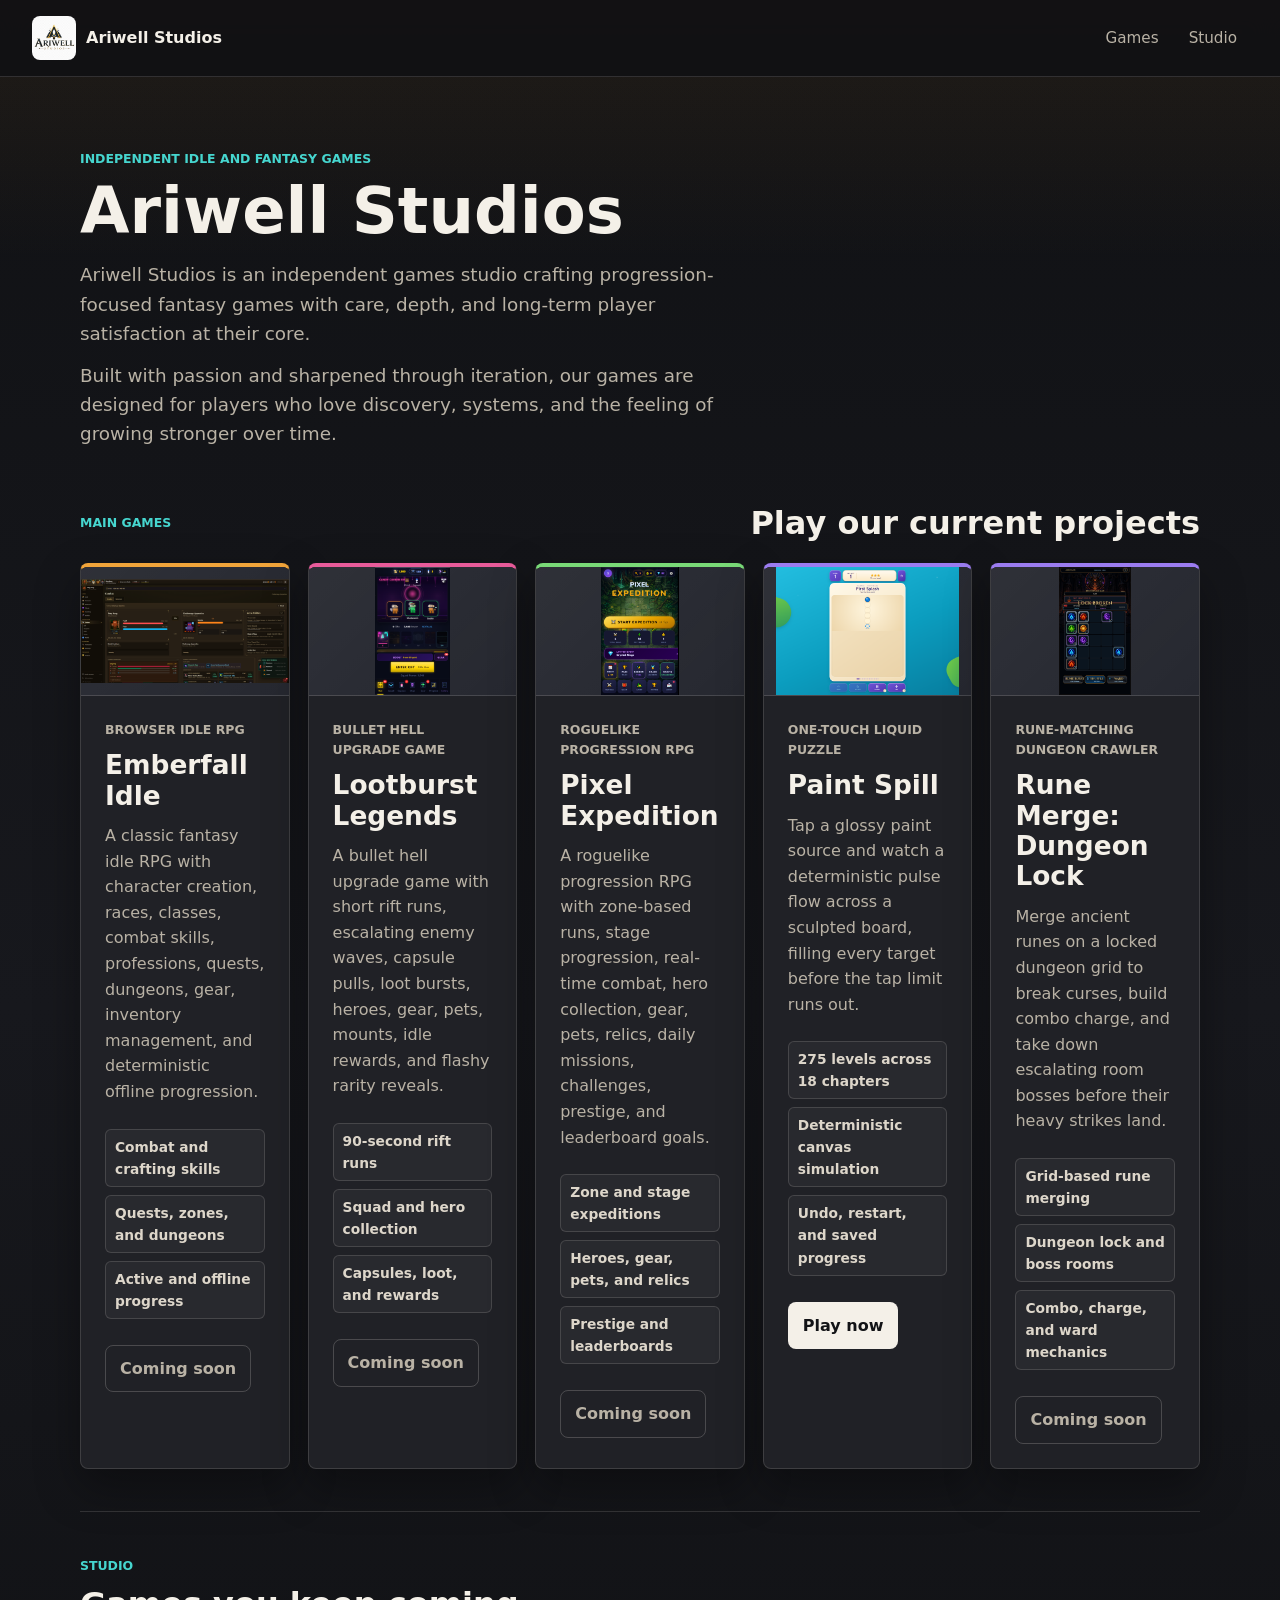
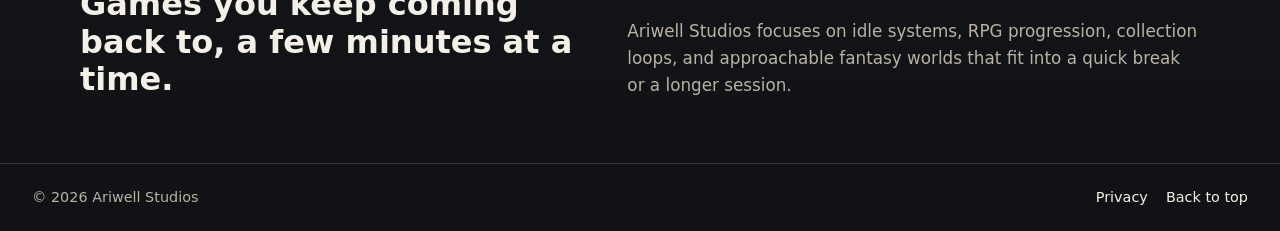
<file: index.html>
<!doctype html>
<html lang="en">
  <head>
    <meta charset="utf-8">
    <meta name="viewport" content="width=device-width, initial-scale=1">
    <meta
      name="description"
      content="Ariwell Studios creates idle RPG and loot-driven fantasy games, including Emberfall Idle, Lootburst Legends, Pixel Expedition, Paint Spill, and Rune Merge: Dungeon Lock."
    >
    <title>Ariwell Studios</title>
    <link rel="stylesheet" href="styles.css">
    <script src="script.js" defer></script>
  </head>
  <body id="top">
    <a class="skip-link" href="#games">Skip to games</a>

    <header class="site-header">
      <a class="brand" href="./" aria-label="Ariwell Studios home">
        <img
          class="brand-logo"
          src="assets/Logo.png"
          alt=""
          width="1254"
          height="1254"
          aria-hidden="true"
        >
        <span>Ariwell Studios</span>
      </a>
      <nav class="site-nav" aria-label="Primary navigation">
        <a href="#games">Games</a>
        <a href="#studio">Studio</a>
      </nav>
    </header>

    <main>
      <section class="intro" aria-labelledby="page-title">
        <p class="eyebrow">Independent idle and fantasy games</p>
        <h1 id="page-title">Ariwell Studios</h1>
        <div class="intro-copy">
          <p>
            Ariwell Studios is an independent games studio crafting progression-focused fantasy
            games with care, depth, and long-term player satisfaction at their core.
          </p>
          <p>
            Built with passion and sharpened through iteration, our games are designed for players
            who love discovery, systems, and the feeling of growing stronger over time.
          </p>
        </div>
      </section>

      <section class="games-section" id="games" aria-labelledby="games-title">
        <div class="section-heading">
          <p class="eyebrow">Main games</p>
          <h2 id="games-title">Play our current projects</h2>
        </div>

        <div class="game-grid" data-game-carousel>
          <article class="game-card emberfall">
            <figure class="game-art">
              <img
                src="assets/emberfall_idle.PNG"
                alt="Screenshot of Emberfall Idle"
                width="2554"
                height="1272"
              >
            </figure>
            <div class="game-content">
              <p class="game-kicker">Browser idle RPG</p>
              <h3>Emberfall Idle</h3>
              <p>
                A classic fantasy idle RPG with character creation, races, classes, combat skills,
                professions, quests, dungeons, gear, inventory management, and deterministic offline
                progression.
              </p>
              <ul class="feature-list" aria-label="Emberfall Idle features">
                <li>Combat and crafting skills</li>
                <li>Quests, zones, and dungeons</li>
                <li>Active and offline progress</li>
              </ul>
              <span class="game-link game-link-disabled" aria-disabled="true">Coming soon</span>
            </div>
          </article>

          <article class="game-card lootburst">
            <figure class="game-art">
              <img
                src="assets/lootburst_legends.PNG"
                alt="Screenshot of Lootburst Legends"
                width="492"
                height="839"
              >
            </figure>
            <div class="game-content">
              <p class="game-kicker">Bullet hell upgrade game</p>
              <h3>Lootburst Legends</h3>
              <p>
                A bullet hell upgrade game with short rift runs, escalating enemy waves, capsule
                pulls, loot bursts, heroes, gear, pets, mounts, idle rewards, and flashy rarity
                reveals.
              </p>
              <ul class="feature-list" aria-label="Lootburst Legends features">
                <li>90-second rift runs</li>
                <li>Squad and hero collection</li>
                <li>Capsules, loot, and rewards</li>
              </ul>
              <span class="game-link game-link-disabled" aria-disabled="true">Coming soon</span>
            </div>
          </article>

          <article class="game-card expedition">
            <figure class="game-art">
              <img
                src="assets/pixel_expedition.PNG"
                alt="Screenshot of Pixel Expedition"
                width="499"
                height="833"
              >
            </figure>
            <div class="game-content">
              <p class="game-kicker">Roguelike progression RPG</p>
              <h3>Pixel Expedition</h3>
              <p>
                A roguelike progression RPG with zone-based runs, stage progression, real-time
                combat, hero collection, gear, pets, relics, daily missions, challenges, prestige,
                and leaderboard goals.
              </p>
              <ul class="feature-list" aria-label="Pixel Expedition features">
                <li>Zone and stage expeditions</li>
                <li>Heroes, gear, pets, and relics</li>
                <li>Prestige and leaderboards</li>
              </ul>
              <span class="game-link game-link-disabled" aria-disabled="true">Coming soon</span>
            </div>
          </article>

          <article class="game-card paint-spill">
            <figure class="game-art">
              <img
                src="assets/paint-spill.png"
                alt="Screenshot of Paint Spill"
                width="1280"
                height="900"
              >
            </figure>
            <div class="game-content">
              <p class="game-kicker">One-touch liquid puzzle</p>
              <h3>Paint Spill</h3>
              <p>
                Tap a glossy paint source and watch a deterministic pulse flow across a sculpted
                board, filling every target before the tap limit runs out.
              </p>
              <ul class="feature-list" aria-label="Paint Spill features">
                <li>275 levels across 18 chapters</li>
                <li>Deterministic canvas simulation</li>
                <li>Undo, restart, and saved progress</li>
              </ul>
              <a class="game-link" href="games/paint-spill/index.html">Play now</a>
            </div>
          </article>

          <article class="game-card rune-merge">
            <figure class="game-art">
              <img
                src="assets/rune_merge_dungeon_lock.PNG"
                alt="Screenshot of Rune Merge: Dungeon Lock"
                width="1080"
                height="1920"
              >
            </figure>
            <div class="game-content">
              <p class="game-kicker">Rune-matching dungeon crawler</p>
              <h3>Rune Merge: Dungeon Lock</h3>
              <p>
                Merge ancient runes on a locked dungeon grid to break curses, build combo charge,
                and take down escalating room bosses before their heavy strikes land.
              </p>
              <ul class="feature-list" aria-label="Rune Merge: Dungeon Lock features">
                <li>Grid-based rune merging</li>
                <li>Dungeon lock and boss rooms</li>
                <li>Combo, charge, and ward mechanics</li>
              </ul>
              <span class="game-link game-link-disabled" aria-disabled="true">Coming soon</span>
            </div>
          </article>
        </div>
        <div class="carousel-dots" aria-hidden="true">
          <span></span>
          <span></span>
          <span></span>
          <span></span>
          <span></span>
        </div>
      </section>

      <section class="studio-note" id="studio" aria-labelledby="studio-title">
        <div>
          <p class="eyebrow">Studio</p>
          <h2 id="studio-title">Games you keep coming back to, a few minutes at a time.</h2>
        </div>
        <p>
          Ariwell Studios focuses on idle systems, RPG progression, collection loops, and approachable
          fantasy worlds that fit into a quick break or a longer session.
        </p>
      </section>
    </main>

    <footer class="site-footer">
      <p>&copy; 2026 Ariwell Studios</p>
      <nav class="footer-links" aria-label="Footer navigation">
        <a href="privacy.html">Privacy</a>
        <a href="#top">Back to top</a>
      </nav>
    </footer>
  </body>
</html>
</file>
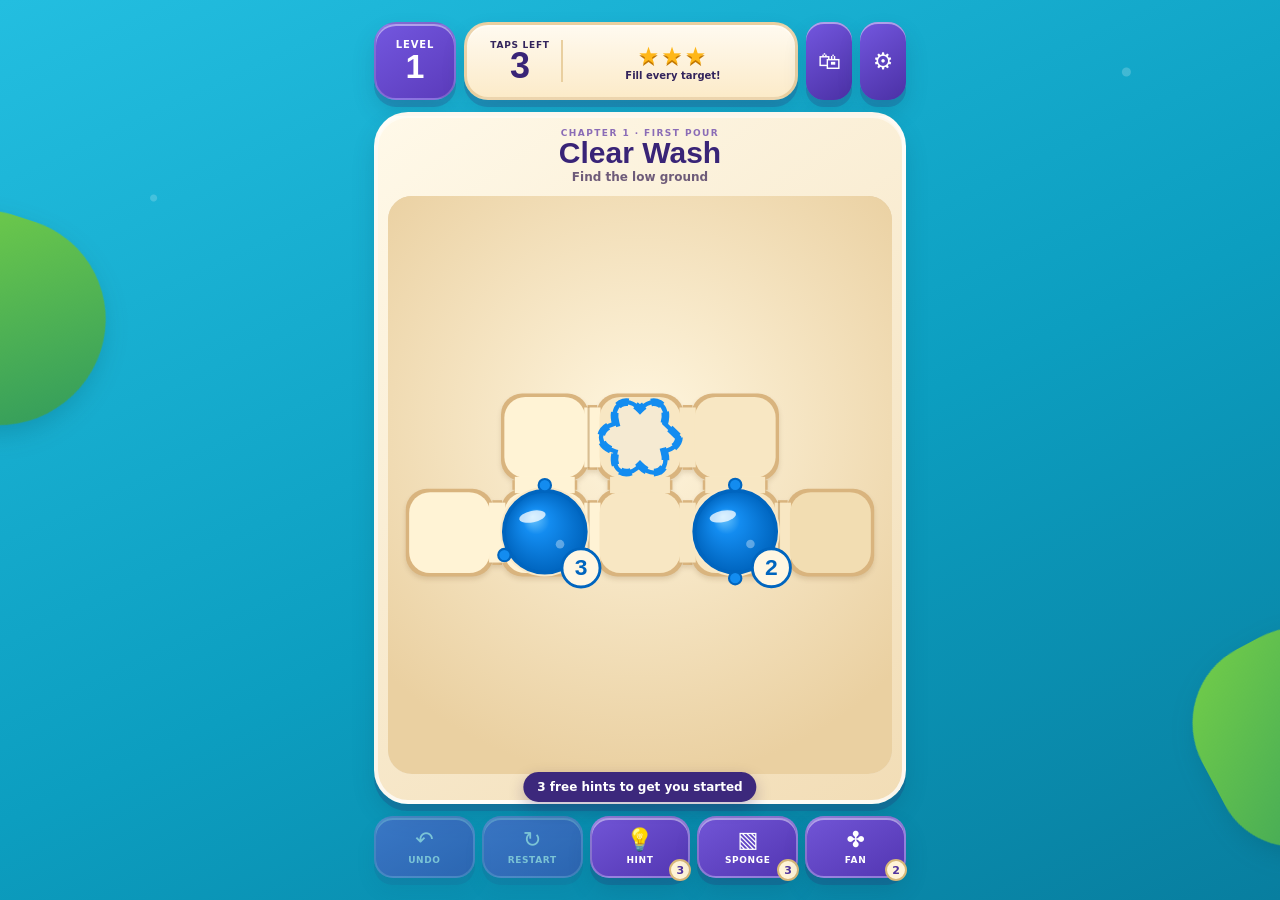
<file: games/paint-spill/index.html>
<!doctype html>
<html lang="en">
  <head>
    <meta charset="UTF-8" />
    <meta name="viewport" content="width=device-width, initial-scale=1.0, viewport-fit=cover" />
    <meta name="theme-color" content="#13a9cc" />
    <meta name="description" content="Paint Spill — a colourful one-touch liquid puzzle." />
    <link rel="icon" href="data:image/svg+xml,<svg xmlns=%22http://www.w3.org/2000/svg%22 viewBox=%220 0 100 100%22><circle cx=%2250%22 cy=%2250%22 r=%2246%22 fill=%22%235b3bbb%22/><path d=%22M50 18C42 35 27 48 27 65a23 23 0 0046 0c0-17-15-30-23-47z%22 fill=%22%23138cf0%22/><ellipse cx=%2243%22 cy=%2257%22 rx=%228%22 ry=%224%22 fill=%22white%22 opacity=%22.7%22/></svg>" />
    <title>Paint Spill</title>
    <script type="module" crossorigin src="./assets/index-BKQnyJeN.js"></script>
    <link rel="stylesheet" crossorigin href="./assets/index-6foRnYGZ.css">
  </head>
  <body>
    <div id="app"></div>
  </body>
</html>
</file>
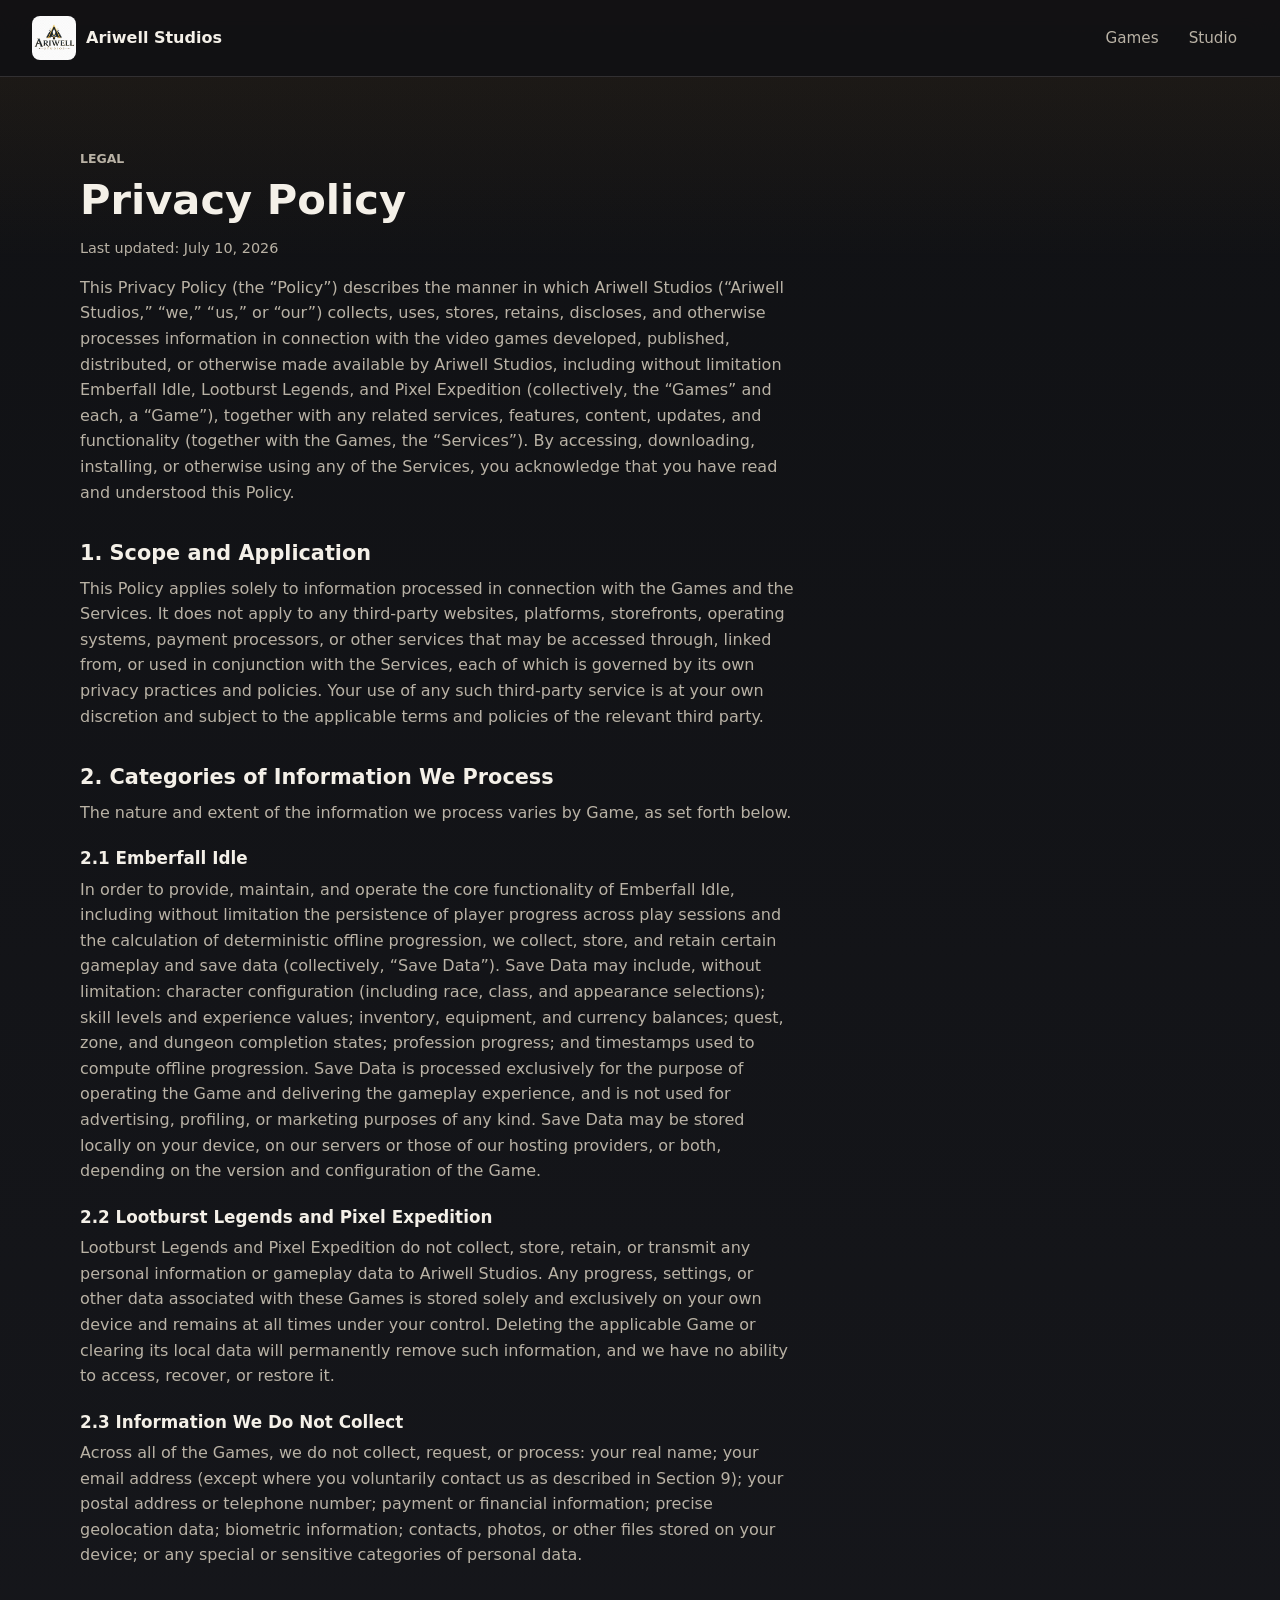
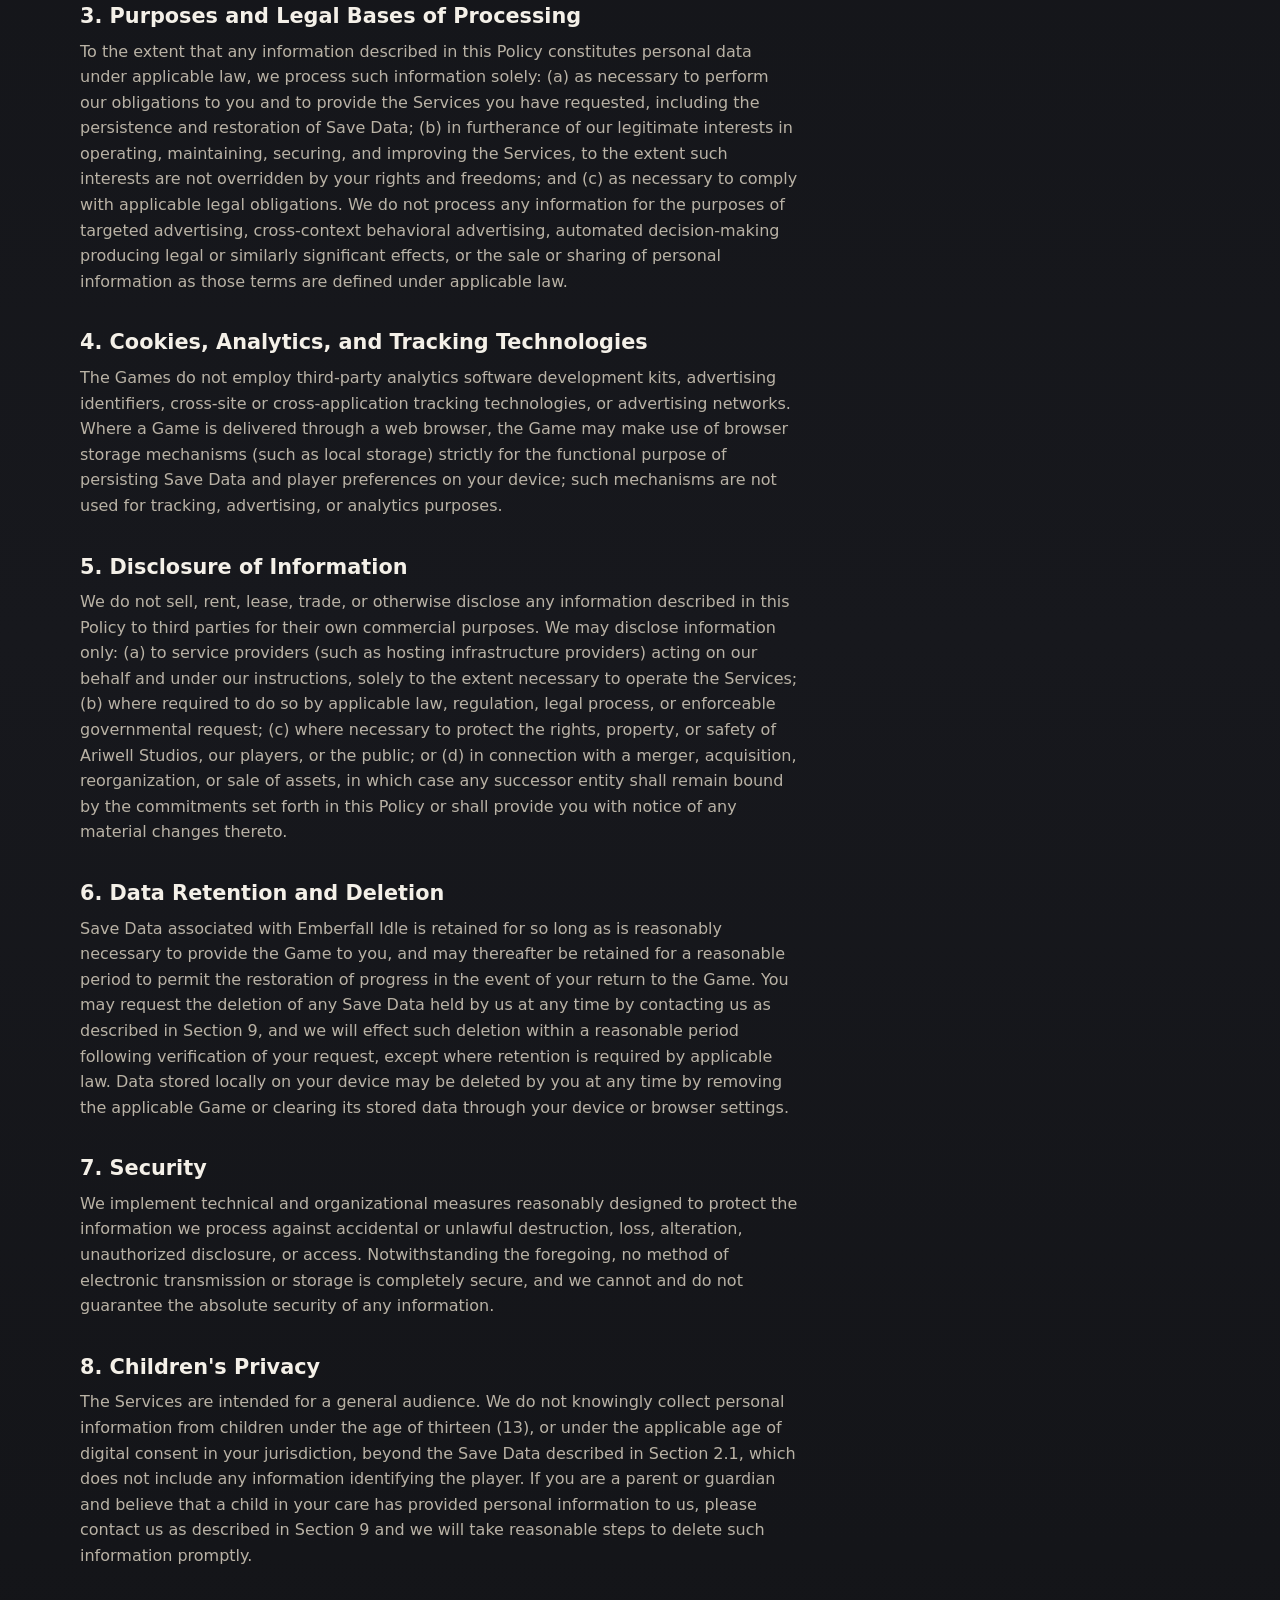
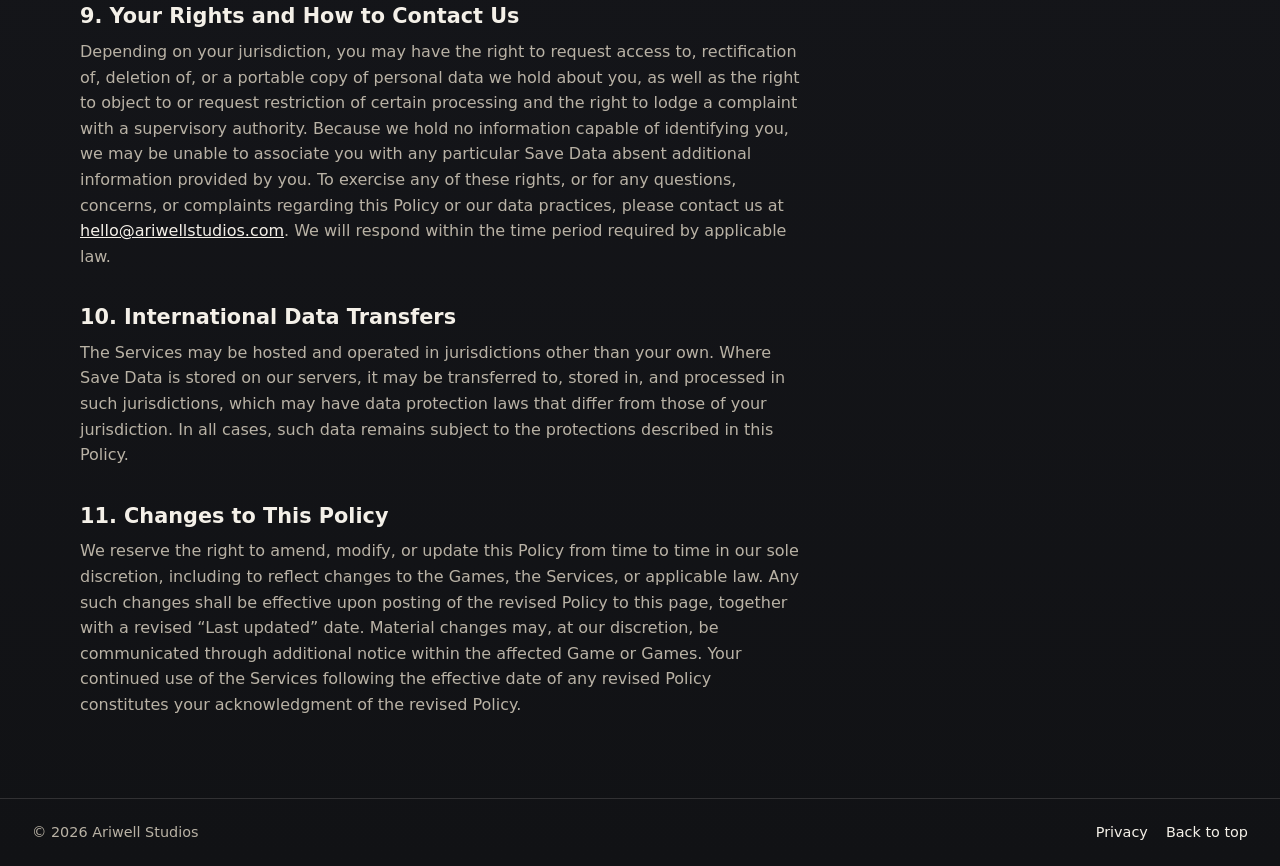
<file: privacy.html>
<!doctype html>
<html lang="en">
  <head>
    <meta charset="utf-8">
    <meta name="viewport" content="width=device-width, initial-scale=1">
    <meta
      name="description"
      content="Privacy policy for Ariwell Studios games, including Emberfall Idle, Lootburst Legends, and Pixel Expedition."
    >
    <title>Privacy Policy — Ariwell Studios</title>
    <link rel="stylesheet" href="styles.css">
  </head>
  <body id="top">
    <header class="site-header">
      <a class="brand" href="./" aria-label="Ariwell Studios home">
        <img
          class="brand-logo"
          src="assets/Logo.png"
          alt=""
          width="1254"
          height="1254"
          aria-hidden="true"
        >
        <span>Ariwell Studios</span>
      </a>
      <nav class="site-nav" aria-label="Primary navigation">
        <a href="./#games">Games</a>
        <a href="./#studio">Studio</a>
      </nav>
    </header>

    <main>
      <section class="legal-page" aria-labelledby="privacy-title">
        <p class="eyebrow">Legal</p>
        <h1 id="privacy-title">Privacy Policy</h1>
        <p class="legal-updated">Last updated: July 10, 2026</p>

        <p>
          This Privacy Policy (the &ldquo;Policy&rdquo;) describes the manner in which Ariwell
          Studios (&ldquo;Ariwell Studios,&rdquo; &ldquo;we,&rdquo; &ldquo;us,&rdquo; or
          &ldquo;our&rdquo;) collects, uses, stores, retains, discloses, and otherwise processes
          information in connection with the video games developed, published, distributed, or
          otherwise made available by Ariwell Studios, including without limitation Emberfall
          Idle, Lootburst Legends, and Pixel Expedition (collectively, the &ldquo;Games&rdquo;
          and each, a &ldquo;Game&rdquo;), together with any related services, features, content,
          updates, and functionality (together with the Games, the &ldquo;Services&rdquo;). By
          accessing, downloading, installing, or otherwise using any of the Services, you
          acknowledge that you have read and understood this Policy.
        </p>

        <h2>1. Scope and Application</h2>
        <p>
          This Policy applies solely to information processed in connection with the Games and
          the Services. It does not apply to any third-party websites, platforms, storefronts,
          operating systems, payment processors, or other services that may be accessed through,
          linked from, or used in conjunction with the Services, each of which is governed by its
          own privacy practices and policies. Your use of any such third-party service is at your
          own discretion and subject to the applicable terms and policies of the relevant third
          party.
        </p>

        <h2>2. Categories of Information We Process</h2>
        <p>
          The nature and extent of the information we process varies by Game, as set forth
          below.
        </p>
        <h3>2.1 Emberfall Idle</h3>
        <p>
          In order to provide, maintain, and operate the core functionality of Emberfall Idle,
          including without limitation the persistence of player progress across play sessions
          and the calculation of deterministic offline progression, we collect, store, and retain
          certain gameplay and save data (collectively, &ldquo;Save Data&rdquo;). Save Data may
          include, without limitation: character configuration (including race, class, and
          appearance selections); skill levels and experience values; inventory, equipment, and
          currency balances; quest, zone, and dungeon completion states; profession progress; and
          timestamps used to compute offline progression. Save Data is processed exclusively for
          the purpose of operating the Game and delivering the gameplay experience, and is not
          used for advertising, profiling, or marketing purposes of any kind. Save Data may be
          stored locally on your device, on our servers or those of our hosting providers, or
          both, depending on the version and configuration of the Game.
        </p>
        <h3>2.2 Lootburst Legends and Pixel Expedition</h3>
        <p>
          Lootburst Legends and Pixel Expedition do not collect, store, retain, or transmit any
          personal information or gameplay data to Ariwell Studios. Any progress, settings, or
          other data associated with these Games is stored solely and exclusively on your own
          device and remains at all times under your control. Deleting the applicable Game or
          clearing its local data will permanently remove such information, and we have no
          ability to access, recover, or restore it.
        </p>
        <h3>2.3 Information We Do Not Collect</h3>
        <p>
          Across all of the Games, we do not collect, request, or process: your real name; your
          email address (except where you voluntarily contact us as described in Section 9);
          your postal address or telephone number; payment or financial information; precise
          geolocation data; biometric information; contacts, photos, or other files stored on
          your device; or any special or sensitive categories of personal data.
        </p>

        <h2>3. Purposes and Legal Bases of Processing</h2>
        <p>
          To the extent that any information described in this Policy constitutes personal data
          under applicable law, we process such information solely: (a) as necessary to perform
          our obligations to you and to provide the Services you have requested, including the
          persistence and restoration of Save Data; (b) in furtherance of our legitimate
          interests in operating, maintaining, securing, and improving the Services, to the
          extent such interests are not overridden by your rights and freedoms; and (c) as
          necessary to comply with applicable legal obligations. We do not process any
          information for the purposes of targeted advertising, cross-context behavioral
          advertising, automated decision-making producing legal or similarly significant
          effects, or the sale or sharing of personal information as those terms are defined
          under applicable law.
        </p>

        <h2>4. Cookies, Analytics, and Tracking Technologies</h2>
        <p>
          The Games do not employ third-party analytics software development kits, advertising
          identifiers, cross-site or cross-application tracking technologies, or advertising
          networks. Where a Game is delivered through a web browser, the Game may make use of
          browser storage mechanisms (such as local storage) strictly for the functional purpose
          of persisting Save Data and player preferences on your device; such mechanisms are not
          used for tracking, advertising, or analytics purposes.
        </p>

        <h2>5. Disclosure of Information</h2>
        <p>
          We do not sell, rent, lease, trade, or otherwise disclose any information described in
          this Policy to third parties for their own commercial purposes. We may disclose
          information only: (a) to service providers (such as hosting infrastructure providers)
          acting on our behalf and under our instructions, solely to the extent necessary to
          operate the Services; (b) where required to do so by applicable law, regulation, legal
          process, or enforceable governmental request; (c) where necessary to protect the
          rights, property, or safety of Ariwell Studios, our players, or the public; or (d) in
          connection with a merger, acquisition, reorganization, or sale of assets, in which case
          any successor entity shall remain bound by the commitments set forth in this Policy or
          shall provide you with notice of any material changes thereto.
        </p>

        <h2>6. Data Retention and Deletion</h2>
        <p>
          Save Data associated with Emberfall Idle is retained for so long as is reasonably
          necessary to provide the Game to you, and may thereafter be retained for a reasonable
          period to permit the restoration of progress in the event of your return to the Game.
          You may request the deletion of any Save Data held by us at any time by contacting us
          as described in Section 9, and we will effect such deletion within a reasonable period
          following verification of your request, except where retention is required by
          applicable law. Data stored locally on your device may be deleted by you at any time by
          removing the applicable Game or clearing its stored data through your device or browser
          settings.
        </p>

        <h2>7. Security</h2>
        <p>
          We implement technical and organizational measures reasonably designed to protect the
          information we process against accidental or unlawful destruction, loss, alteration,
          unauthorized disclosure, or access. Notwithstanding the foregoing, no method of
          electronic transmission or storage is completely secure, and we cannot and do not
          guarantee the absolute security of any information.
        </p>

        <h2>8. Children's Privacy</h2>
        <p>
          The Services are intended for a general audience. We do not knowingly collect personal
          information from children under the age of thirteen (13), or under the applicable age
          of digital consent in your jurisdiction, beyond the Save Data described in Section 2.1,
          which does not include any information identifying the player. If you are a parent or
          guardian and believe that a child in your care has provided personal information to us,
          please contact us as described in Section 9 and we will take reasonable steps to delete
          such information promptly.
        </p>

        <h2>9. Your Rights and How to Contact Us</h2>
        <p>
          Depending on your jurisdiction, you may have the right to request access to,
          rectification of, deletion of, or a portable copy of personal data we hold about you,
          as well as the right to object to or request restriction of certain processing and the
          right to lodge a complaint with a supervisory authority. Because we hold no information
          capable of identifying you, we may be unable to associate you with any particular Save
          Data absent additional information provided by you. To exercise any of these rights, or
          for any questions, concerns, or complaints regarding this Policy or our data practices,
          please contact us at
          <a href="mailto:hello@ariwellstudios.com">hello@ariwellstudios.com</a>. We will respond
          within the time period required by applicable law.
        </p>

        <h2>10. International Data Transfers</h2>
        <p>
          The Services may be hosted and operated in jurisdictions other than your own. Where
          Save Data is stored on our servers, it may be transferred to, stored in, and processed
          in such jurisdictions, which may have data protection laws that differ from those of
          your jurisdiction. In all cases, such data remains subject to the protections described
          in this Policy.
        </p>

        <h2>11. Changes to This Policy</h2>
        <p>
          We reserve the right to amend, modify, or update this Policy from time to time in our
          sole discretion, including to reflect changes to the Games, the Services, or applicable
          law. Any such changes shall be effective upon posting of the revised Policy to this
          page, together with a revised &ldquo;Last updated&rdquo; date. Material changes may, at
          our discretion, be communicated through additional notice within the affected Game or
          Games. Your continued use of the Services following the effective date of any revised
          Policy constitutes your acknowledgment of the revised Policy.
        </p>
      </section>
    </main>

    <footer class="site-footer">
      <p>&copy; 2026 Ariwell Studios</p>
      <nav class="footer-links" aria-label="Footer navigation">
        <a href="privacy.html">Privacy</a>
        <a href="#top">Back to top</a>
      </nav>
    </footer>
  </body>
</html>
</file>
<file: styles.css>
:root {
  color-scheme: dark;
  --bg: #101114;
  --bg-lift: #181a1f;
  --panel: #202126;
  --panel-soft: #262830;
  --text: #f4f0e8;
  --muted: #b9b2a5;
  --line: rgba(244, 240, 232, 0.14);
  --ember: #f0a43a;
  --ember-deep: #7f3d1c;
  --cyan: #46d6cf;
  --pink: #e85b9a;
  --green: #79d977;
  --purple: #9b7cf0;
  --shadow: rgba(0, 0, 0, 0.34);
}

* {
  box-sizing: border-box;
}

html {
  scroll-behavior: smooth;
}

body {
  margin: 0;
  min-height: 100vh;
  background:
    linear-gradient(180deg, rgba(240, 164, 58, 0.08), transparent 260px),
    linear-gradient(180deg, #101114 0%, #17181d 55%, #111215 100%);
  color: var(--text);
  font-family:
    Inter, ui-sans-serif, system-ui, -apple-system, BlinkMacSystemFont, "Segoe UI", sans-serif;
  line-height: 1.6;
}

a {
  color: inherit;
}

img {
  display: block;
  max-width: 100%;
}

.skip-link {
  position: fixed;
  top: 12px;
  left: 12px;
  z-index: 20;
  transform: translateY(-160%);
  border: 1px solid var(--line);
  border-radius: 6px;
  background: var(--panel);
  padding: 8px 12px;
  color: var(--text);
  text-decoration: none;
}

.skip-link:focus {
  transform: translateY(0);
}

.site-header {
  position: sticky;
  top: 0;
  z-index: 10;
  display: flex;
  align-items: center;
  justify-content: space-between;
  gap: 20px;
  border-bottom: 1px solid var(--line);
  background: rgba(16, 17, 20, 0.88);
  padding: 16px 32px;
  backdrop-filter: blur(14px);
}

.brand,
.site-nav {
  display: flex;
  align-items: center;
}

.brand {
  gap: 10px;
  font-weight: 800;
  text-decoration: none;
}

.brand-logo {
  width: 44px;
  height: 44px;
  border-radius: 8px;
  object-fit: contain;
}

.site-nav {
  gap: 8px;
}

.site-nav a {
  border: 1px solid transparent;
  border-radius: 6px;
  padding: 8px 10px;
  color: var(--muted);
  font-size: 0.95rem;
  text-decoration: none;
}

.site-nav a:hover,
.site-nav a:focus-visible {
  border-color: var(--line);
  color: var(--text);
}

main {
  width: min(1120px, calc(100% - 32px));
  margin: 0 auto;
}

.intro {
  max-width: 760px;
  padding: 72px 0 28px;
}

.eyebrow,
.game-kicker {
  margin: 0 0 10px;
  color: var(--cyan);
  font-size: 0.78rem;
  font-weight: 800;
  text-transform: uppercase;
}

h1,
h2,
h3,
p {
  margin-top: 0;
}

h1 {
  margin-bottom: 16px;
  font-size: 4rem;
  line-height: 1.02;
}

h2 {
  margin-bottom: 0;
  font-size: 2rem;
  line-height: 1.18;
}

h3 {
  margin-bottom: 12px;
  font-size: 1.65rem;
  line-height: 1.15;
}

.intro-copy {
  margin-bottom: 0;
  color: var(--muted);
  font-size: 1.15rem;
  max-width: 640px;
}

.intro-copy p {
  margin-bottom: 12px;
}

.intro-copy p:last-child {
  margin-bottom: 0;
}

.games-section {
  padding: 28px 0 42px;
}

.section-heading {
  display: flex;
  align-items: end;
  justify-content: space-between;
  gap: 24px;
  margin-bottom: 20px;
}

.game-grid {
  display: grid;
  grid-template-columns: repeat(5, minmax(0, 1fr));
  gap: 18px;
}

.game-card {
  overflow: hidden;
  border: 1px solid var(--line);
  border-radius: 8px;
  background: var(--panel);
  box-shadow: 0 18px 44px var(--shadow);
}

.game-card.emberfall {
  border-top: 4px solid var(--ember);
}

.game-card.lootburst {
  border-top: 4px solid var(--pink);
}

.game-card.expedition {
  border-top: 4px solid var(--green);
}

.game-card.paint-spill {
  border-top: 4px solid var(--purple);
}

.game-card.rune-merge {
  border-top: 4px solid var(--purple);
}

.game-art {
  margin: 0;
  aspect-ratio: 16 / 10;
  border-bottom: 1px solid var(--line);
  background:
    linear-gradient(135deg, rgba(255, 255, 255, 0.04), transparent),
    var(--panel-soft);
}

.game-art img {
  width: 100%;
  height: 100%;
  object-fit: contain;
}

.game-content {
  display: flex;
  min-height: 390px;
  flex-direction: column;
  padding: 24px;
}

.game-content p {
  color: var(--muted);
}

.game-content h3 {
  color: var(--text);
}

.feature-list {
  display: flex;
  flex-wrap: wrap;
  gap: 8px;
  margin: 8px 0 26px;
  padding: 0;
  list-style: none;
}

.feature-list li {
  border: 1px solid var(--line);
  border-radius: 6px;
  background: rgba(255, 255, 255, 0.04);
  padding: 6px 9px;
  color: #ddd6ca;
  font-size: 0.86rem;
  font-weight: 700;
}

.game-link {
  display: inline-flex;
  align-items: center;
  justify-content: center;
  width: fit-content;
  min-height: 42px;
  margin-top: auto;
  border: 1px solid rgba(244, 240, 232, 0.2);
  border-radius: 8px;
  background: var(--text);
  padding: 10px 14px;
  color: #121316;
  font-weight: 800;
  text-decoration: none;
}

.game-link:hover,
.game-link:focus-visible {
  background: var(--ember);
}

.lootburst .game-link:hover,
.lootburst .game-link:focus-visible {
  background: var(--cyan);
}

.expedition .game-link:hover,
.expedition .game-link:focus-visible {
  background: var(--green);
}

.paint-spill .game-link:hover,
.paint-spill .game-link:focus-visible {
  background: var(--purple);
}

.rune-merge .game-link:hover,
.rune-merge .game-link:focus-visible {
  background: var(--purple);
}

.game-link-disabled,
.game-link-disabled:hover,
.game-link-disabled:focus-visible {
  cursor: default;
  background: transparent;
  color: var(--muted);
}

.carousel-dots {
  display: none;
}

.studio-note {
  display: grid;
  grid-template-columns: minmax(0, 0.9fr) minmax(280px, 1fr);
  gap: 32px;
  border-top: 1px solid var(--line);
  padding: 44px 0 64px;
}

.studio-note p:last-child {
  align-self: end;
  margin-bottom: 0;
  color: var(--muted);
  font-size: 1.05rem;
}

.legal-page {
  max-width: 720px;
  padding: 72px 0 64px;
}

.legal-page h1 {
  font-size: 2.6rem;
}

.legal-page h2 {
  margin-top: 36px;
  margin-bottom: 10px;
  font-size: 1.3rem;
}

.legal-page h3 {
  margin-top: 24px;
  margin-bottom: 8px;
  font-size: 1.05rem;
}

.legal-page p {
  color: var(--muted);
}

.legal-page a {
  color: var(--text);
}

.legal-updated {
  font-size: 0.9rem;
}

.footer-links {
  display: flex;
  gap: 18px;
}

.site-footer {
  display: flex;
  align-items: center;
  justify-content: space-between;
  gap: 16px;
  border-top: 1px solid var(--line);
  padding: 22px 32px;
  color: var(--muted);
  font-size: 0.9rem;
}

.site-footer p {
  margin: 0;
}

.site-footer a {
  color: var(--text);
  text-decoration: none;
}

.site-footer a:hover,
.site-footer a:focus-visible {
  color: var(--ember);
}

@media (max-width: 840px) {
  .site-header {
    padding: 14px 18px;
  }

  h1 {
    font-size: 3.1rem;
  }

  .studio-note {
    grid-template-columns: 1fr;
  }

  .game-grid {
    display: flex;
    gap: 14px;
    margin-inline: -16px;
    overflow-x: auto;
    padding: 0 16px 14px;
    scroll-padding-inline: 16px;
    scroll-snap-type: x mandatory;
    -webkit-overflow-scrolling: touch;
  }

  .game-grid::-webkit-scrollbar {
    display: none;
  }

  .game-card {
    flex: 0 0 min(86vw, 380px);
    scroll-snap-align: start;
  }

  .game-content {
    min-height: 0;
  }

  .carousel-dots {
    display: flex;
    justify-content: center;
    gap: 8px;
    margin-top: 4px;
  }

  .carousel-dots span {
    width: 8px;
    height: 8px;
    border-radius: 999px;
    background: rgba(244, 240, 232, 0.24);
    transition: width 180ms ease, background 180ms ease;
  }

  .carousel-dots span.is-active {
    width: 22px;
    background: var(--cyan);
  }
}

@media (max-width: 560px) {
  .site-header,
  .site-footer {
    align-items: flex-start;
    flex-direction: column;
  }

  main {
    width: min(100% - 24px, 1120px);
  }

  .intro {
    padding-top: 52px;
  }

  h1 {
    font-size: 2.5rem;
  }

  h2 {
    font-size: 1.55rem;
  }

  h3 {
    font-size: 1.35rem;
  }

  .intro-copy {
    font-size: 1rem;
  }

  .game-content {
    padding: 18px;
  }

  .feature-list li {
    font-size: 0.82rem;
  }
}
</file>
<file: games/paint-spill/assets/index-6foRnYGZ.css>
:root{font-family:Trebuchet MS,Arial Rounded MT Bold,system-ui,sans-serif;color:#33245c;background:#12a9cc;font-synthesis:none;--purple: #5b3bbb;--purple-dark: #392477;--cream: #fff6df;--cream-2: #f3dfb8;--ink: #342456}*{box-sizing:border-box}html,body,#app{min-height:100%;margin:0}body{min-width:320px;min-height:100dvh;overflow-x:hidden;background:radial-gradient(circle at 12% 22%,rgba(255,255,255,.18) 0 3px,transparent 4px),radial-gradient(circle at 88% 8%,rgba(255,255,255,.2) 0 4px,transparent 5px),linear-gradient(155deg,#23bee0,#0c9ec0 55%,#087e9f)}button,select{font:inherit}button{-webkit-tap-highlight-color:transparent}.game-shell{position:relative;width:100%;max-width:560px;min-height:100dvh;margin:0 auto;padding:max(14px,env(safe-area-inset-top)) 14px max(14px,env(safe-area-inset-bottom));display:flex;flex-direction:column;gap:12px;isolation:isolate}.game-shell:before,.game-shell:after{content:"";position:fixed;z-index:-1;width:210px;height:210px;border-radius:45% 55% 58% 42%;background:linear-gradient(145deg,#75cf48,#2d985e);filter:drop-shadow(0 10px 12px rgba(0,70,84,.22))}.game-shell:before{left:-105px;top:24%;transform:rotate(18deg)}.game-shell:after{right:-130px;bottom:7%;transform:rotate(-28deg)}.topbar{display:grid;grid-template-columns:82px minmax(0,1fr) 46px 46px;gap:8px;align-items:stretch}.topbar,.board-shell,.toolbar{width:100%;min-width:0}.level-badge,.mission-card,.icon-button,.tool-button,.board-shell,.modal-card{box-shadow:0 7px #321f6333,0 12px 22px #0444592e,inset 0 2px #ffffff73}.level-badge{min-height:78px;border-radius:22px;color:#fff;background:linear-gradient(145deg,#7357df,var(--purple));display:grid;place-content:center;text-align:center;line-height:.95;border:2px solid rgba(255,255,255,.2)}.level-badge small{font-size:10px;font-weight:900;letter-spacing:.09em}.level-badge strong{font-family:Arial Rounded MT Bold,Trebuchet MS,sans-serif;font-size:34px}.mission-card{min-width:0;border:3px solid rgba(225,190,135,.62);border-radius:24px;background:linear-gradient(#fffaf0,#fcebc9);display:grid;grid-template-columns:84px 1fr;align-items:center;padding:8px 12px}.taps{border-right:2px solid #e9cf9f;text-align:center}.taps span{display:block;font-size:9px;font-weight:900;letter-spacing:.08em}.taps strong{font-family:Arial Rounded MT Bold,Trebuchet MS,sans-serif;font-size:36px;line-height:.9;color:var(--purple-dark)}.goal{text-align:center;min-width:0}.stars{color:#ffb719;font-size:clamp(16px,4.5vw,24px);letter-spacing:2px;filter:drop-shadow(0 2px 0 #c27700);white-space:nowrap}.goal small{display:block;font-size:10px;font-weight:900;white-space:nowrap;overflow:hidden;text-overflow:ellipsis}.icon-button{border:0;border-radius:18px;color:#fff;background:linear-gradient(145deg,#7357df,#4b30a5);font-size:23px;cursor:pointer}.icon-button:active,.tool-button:active{transform:translateY(3px);box-shadow:0 3px #321f6338}.board-shell{flex:1 1 auto;min-height:0;border:4px solid rgba(255,255,255,.72);border-radius:34px;padding:12px 10px 10px;background:linear-gradient(145deg,#fff9e9,#f2ddb6);overflow:hidden;display:flex;flex-direction:column}.board-heading{text-align:center;padding:0 8px 8px}.eyebrow{font-size:9px;font-weight:900;color:#8b6cb6;letter-spacing:.16em;text-transform:uppercase}.board-heading h1{margin:0;font:800 clamp(20px,6vw,30px)/1 "Arial Rounded MT Bold","Trebuchet MS",sans-serif;color:var(--purple-dark)}.instruction{margin:2px 0 0;min-height:18px;font-size:12px;font-weight:800;color:#6e5b79}.canvas-wrap{position:relative;flex:1 1 auto;min-height:280px;border-radius:24px;overflow:hidden;background:linear-gradient(145deg,#f6e6c6,#ead3a9);box-shadow:inset 0 4px 9px #8258272e,inset 0 -2px #ffffffb3}.canvas-wrap canvas{position:absolute;inset:0;display:block;width:100%;height:100%;touch-action:none}.level-dots{display:flex;justify-content:center;gap:5px;padding-top:9px}.level-dot{width:7px;height:7px;border:0;border-radius:50%;padding:0;background:#c5aede;cursor:pointer}.level-dot.active{width:22px;border-radius:8px;background:var(--purple)}.level-dot.done{background:#ffb719}.toolbar{display:grid;grid-template-columns:repeat(5,1fr);gap:7px}.tool-button{position:relative;min-height:62px;border:2px solid rgba(255,255,255,.28);border-radius:19px;color:#fff;background:linear-gradient(150deg,#7155d6,#5336b2);cursor:pointer;display:grid;place-items:center;align-content:center;line-height:1;min-width:0}.tool-button[disabled]{opacity:.46;cursor:default;transform:none}.tool-icon{font-size:22px;margin-bottom:5px}.tool-label{font-size:9px;text-transform:uppercase;letter-spacing:.07em;font-weight:900}.tool-count{position:absolute;right:-3px;bottom:-5px;background:#fff4d8;color:#51349f;min-width:22px;height:22px;border-radius:50%;display:grid;place-items:center;font-size:11px;font-weight:900;border:2px solid #d8b879}.toast{position:absolute;left:50%;bottom:98px;transform:translate(-50%) translateY(15px);opacity:0;pointer-events:none;color:#fff;background:#3c287c;padding:8px 14px;border-radius:20px;font-size:12px;font-weight:900;transition:.22s;white-space:nowrap;z-index:10;box-shadow:0 6px 15px #26155340}.toast.show{opacity:1;transform:translate(-50%) translateY(0)}.modal-backdrop{position:fixed;inset:0;z-index:50;display:grid;place-items:center;padding:20px;background:#1d113c8a;-webkit-backdrop-filter:blur(7px);backdrop-filter:blur(7px)}.modal-backdrop.hidden{display:none}.modal-card{width:min(100%,430px);border-radius:30px;background:linear-gradient(#fffaf0,#f7e2ba);border:4px solid white;padding:24px;text-align:center;animation:pop .3s cubic-bezier(.2,1.5,.5,1)}.modal-card h2{margin:0;font:800 36px/1 Arial Rounded MT Bold,Trebuchet MS,sans-serif;color:var(--purple-dark)}.modal-card p{margin:8px 0 18px;font-weight:800;color:#6e5b79}.modal-stars{font-size:45px;color:#ffb719;filter:drop-shadow(0 3px 0 #d17a00);letter-spacing:5px}.recipe-card{margin:14px 0 4px;padding:12px 14px;border-radius:20px;background:#fff8e9;border:2px solid #e3cd9e}.recipe-card.hidden{display:none}.recipe-card h3{margin:0 0 10px;font:900 13px/1 Trebuchet MS,sans-serif;letter-spacing:1.6px;text-transform:uppercase;color:#a07c3e}.recipe-card ul{list-style:none;margin:0;padding:0;display:grid;gap:9px}.recipe-card li{display:flex;align-items:center;gap:7px;font-weight:900;color:#6e5b79}.recipe-card li b{margin-left:2px;font-size:15px;color:var(--purple-dark)}.recipe-card li span{font-size:16px;color:#a07c3e}.recipe-card li.muddy{padding-top:8px;border-top:2px dashed #e3cd9e;font-size:13px}.swatch{width:26px;height:26px;border-radius:50%;flex:none;background:var(--paint);border:2px solid var(--paint-dark);box-shadow:inset 0 -4px #00000029,inset 0 4px #fff6}.modal-actions{display:flex;gap:10px;margin-top:18px}.primary,.secondary{flex:1;min-height:50px;border-radius:16px;font-weight:900;cursor:pointer}.primary{color:#fff;border:0;background:linear-gradient(145deg,#7457dc,#5133ad);box-shadow:0 5px #39247e}.secondary{color:var(--purple-dark);border:2px solid #cbb98f;background:#fff8e9}.settings-list{display:grid;gap:10px;text-align:left;margin-top:20px}.setting-row{display:flex;align-items:center;justify-content:space-between;min-height:42px;padding:0 6px;font-weight:900}.toggle{appearance:none;width:48px;height:28px;border-radius:20px;background:#cabedb;position:relative;cursor:pointer;transition:.2s}.toggle:after{content:"";position:absolute;width:22px;height:22px;border-radius:50%;background:#fff;left:3px;top:3px;box-shadow:0 2px 5px #765f8d55;transition:.2s}.toggle:checked{background:#6949cb}.toggle:checked:after{left:23px}.dev-panel{position:fixed;z-index:80;left:10px;bottom:10px;width:min(400px,calc(100vw - 20px));padding:12px;border:1px solid #79809a;border-radius:12px;background:#202534ef;color:#f3f5ff;font:12px/1.4 monospace;box-shadow:0 10px 30px #0007}.dev-panel.hidden{display:none}.dev-panel h3{margin:0 0 8px}.dev-grid{display:grid;grid-template-columns:1fr 1fr;gap:6px}.dev-panel button,.dev-panel select{min-height:30px;border:1px solid #6f7692;border-radius:6px;color:#fff;background:#383f55;cursor:pointer}.dev-panel pre{max-height:110px;overflow:auto;white-space:pre-wrap;font-size:10px}.dev-panel h3 small{font-weight:400;opacity:.6}.dev-jump{margin-bottom:8px}#dev-search{width:100%;min-height:28px;padding:0 8px;border:1px solid #6f7692;border-radius:6px;background:#151925;color:#f3f5ff;font:12px monospace}.dev-levels{max-height:260px;overflow-y:auto;margin-top:6px;display:grid;gap:3px}.dev-level{display:flex;align-items:center;gap:7px;width:100%;padding:0 7px;min-height:26px;text-align:left;font:11px/1.3 monospace}.dev-level b{flex:none;min-width:22px;color:#9db2ff}.dev-level span{flex:1;overflow:hidden;text-overflow:ellipsis;white-space:nowrap}.dev-level i{flex:none;color:#ffb719;font-style:normal}.dev-level .sim{flex:none;min-width:30px;text-align:right;font-style:normal;font-weight:700}.dev-level .casual{flex:none;min-width:34px;text-align:right;font-style:normal;opacity:.7}.dev-level .sim.easy{color:#7fdc6a}.dev-level .sim.medium{color:#ffd257}.dev-level .sim.hard{color:#ff9d4d}.dev-level .sim.brutal{color:#ff6b6b}.dev-levels-head{display:flex;align-items:center;gap:7px;padding:6px 7px 2px;font:10px/1 monospace;letter-spacing:.06em;text-transform:uppercase;opacity:.5}.dev-levels-head b{flex:none;min-width:22px}.dev-levels-head span{flex:1}.dev-levels-head em{flex:none;min-width:30px;text-align:right;font-style:normal}.dev-levels-head em:last-child{min-width:34px}.dev-sort{display:flex;align-items:center;gap:5px;margin-top:5px;font-size:11px;opacity:.85}.dev-sort input{width:13px;height:13px}.dev-level.current{border-color:#9db2ff;background:#414c74}.dev-level.done b{color:#7fdc6a}.dev-empty{margin:6px 0;opacity:.6}@keyframes pop{0%{transform:scale(.78);opacity:0}}@media(max-height:690px){.game-shell{gap:8px;padding-top:8px;padding-bottom:8px}.topbar{grid-template-columns:70px minmax(0,1fr) 44px 44px;gap:6px}.level-badge,.mission-card{min-height:64px}.level-badge strong{font-size:28px}.board-shell{border-radius:27px;padding-top:8px}.board-heading h1{font-size:20px}.tool-button{min-height:52px}}@media(max-width:430px){.game-shell{padding-left:10px;padding-right:10px}.topbar{grid-template-columns:76px minmax(0,1fr) 42px 42px;gap:6px}.mission-card{grid-template-columns:64px minmax(0,1fr);padding:7px 6px}.taps strong{font-size:31px}.goal small{font-size:8px}.stars{letter-spacing:0}.icon-button{border-radius:15px;font-size:20px}.toolbar{gap:6px}.tool-button{border-radius:16px}.tool-icon{font-size:19px}.tool-label{font-size:8px;letter-spacing:0}}@media(min-width:800px){.game-shell{padding-top:22px;padding-bottom:22px}}@media(prefers-reduced-motion:reduce){*,*:before,*:after{animation-duration:.01ms!important;transition-duration:.01ms!important}}.ad-screen{position:fixed;inset:0;z-index:90;display:flex;flex-direction:column;background:#141024;color:#f4f1ff}.ad-screen.hidden{display:none}.ad-chrome{display:flex;align-items:center;justify-content:space-between;padding:max(10px,env(safe-area-inset-top)) 12px 10px}.ad-tag{font:900 10px/1 Trebuchet MS,sans-serif;letter-spacing:.18em;text-transform:uppercase;padding:5px 8px;border-radius:5px;color:#2b2340;background:#ffcf4d}.ad-close{min-width:34px;height:34px;border:0;border-radius:50%;color:#f4f1ff;background:#ffffff26;font-weight:900;cursor:pointer}.ad-close[disabled]{opacity:.55;cursor:default}.ad-body{flex:1 1 auto;display:grid;place-content:center;gap:16px;padding:16px;text-align:center}.ad-creative{width:min(100%,320px);padding:26px 20px;border-radius:24px;background:linear-gradient(155deg,#3b2f66,#241c40);border:2px dashed #6d5fa8}.ad-creative-art{font-size:64px;line-height:1}.ad-creative h3{margin:14px 0 4px;font:800 22px/1.15 Arial Rounded MT Bold,Trebuchet MS,sans-serif}.ad-creative p{margin:0 0 16px;font-size:12px;font-weight:700;color:#b3a8d8}.ad-cta{display:inline-block;padding:11px 26px;border-radius:12px;font-weight:900;font-size:13px;color:#20193a;background:#ffcf4d}.ad-reward{min-height:48px;padding:0 26px;border:0;border-radius:14px;font-weight:900;color:#fff;background:linear-gradient(145deg,#7457dc,#5133ad);cursor:pointer}.ad-reward[disabled]{opacity:.5;cursor:default}.ad-reward.hidden{display:none}.ad-debug{display:flex;align-items:center;justify-content:space-between;gap:10px;padding:10px 12px max(10px,env(safe-area-inset-bottom));border-top:1px solid #ffffff1f}.ad-debug code{font:10px/1.3 monospace;color:#8f83bd;overflow:hidden;text-overflow:ellipsis;white-space:nowrap}.ad-remove{flex:none;padding:9px 13px;border:1px solid #ffffff33;border-radius:11px;color:#f4f1ff;background:transparent;font-size:11px;font-weight:900;cursor:pointer}.store-card{text-align:left}.store-card h2{text-align:center}.store-balance{margin:4px 0 14px;text-align:center;font-weight:800;color:#6e5b79}.store-balance b{color:var(--purple-dark);font-size:17px}.store-list{display:grid;gap:9px;max-height:min(52vh,360px);overflow:auto}.store-row{position:relative;display:flex;align-items:center;gap:10px;width:100%;padding:12px 13px;border:2px solid #e3cd9e;border-radius:18px;background:#fff8e9;text-align:left;cursor:pointer}.store-row.wanted{border-color:var(--purple);box-shadow:0 0 0 3px #5b3bbb28}.store-row[disabled]{opacity:.6;cursor:default}.store-row-main{display:grid;gap:2px;flex:1;min-width:0}.store-row-main b{font-size:15px;color:var(--purple-dark)}.store-row-main small{font-size:11px;font-weight:700;color:#6e5b79}.store-row-main em{font-size:10px;font-weight:900;font-style:normal;letter-spacing:.04em;text-transform:uppercase;color:#a07c3e}.store-badge{flex:none;padding:4px 7px;border-radius:7px;font-size:9px;font-weight:900;text-transform:uppercase;color:#fff;background:var(--purple)}.store-price{flex:none;font-weight:900;font-size:15px;color:var(--purple-dark)}.store-restore{display:block;width:100%;margin-top:12px;padding:8px;border:0;background:transparent;color:#6e5b79;font-size:11px;font-weight:900;text-decoration:underline;cursor:pointer}.hint-orb{font-size:44px}.hint-offer-actions{display:grid;gap:9px;margin-top:6px}.hint-offer-actions .primary,.hint-offer-actions .secondary{min-height:50px}.tertiary{min-height:40px;border:0;border-radius:12px;background:transparent;color:#6e5b79;font-weight:900;cursor:pointer}.purchase-note{font-size:11px!important;color:#a07c3e!important}
</file>
